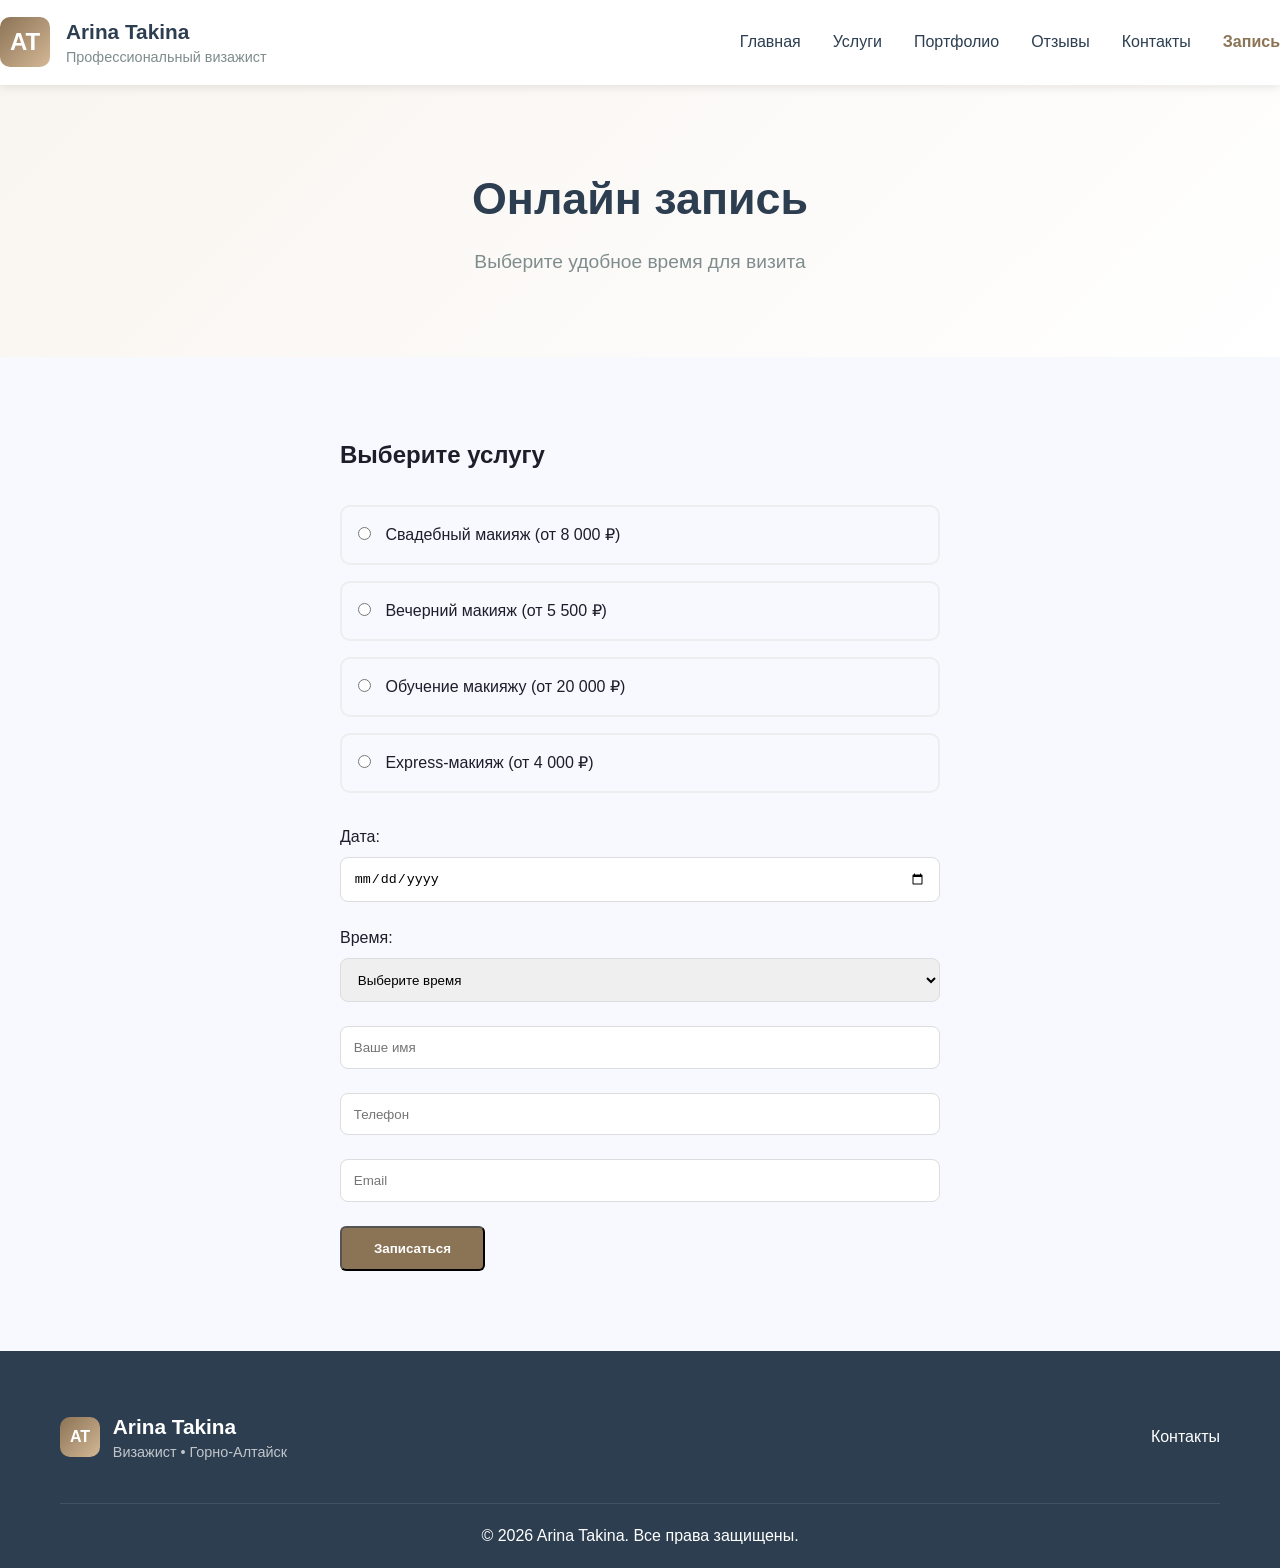
<file: booking.html>
<!DOCTYPE html>
<html lang="ru">
<head>
    <meta charset="UTF-8">
    <meta name="viewport" content="width=device-width, initial-scale=1.0">
    <title>Запись — Arina Takina</title>
    <link rel="stylesheet" href="style.css">
    <link rel="stylesheet" href="booking.css">
</head>
<body>
    <header class="header">
        <nav class="nav">
            <div class="nav-brand">
                <a href="index.html" style="text-decoration: none; color: inherit;">
                    <div class="logo-container">
                        <div class="logo">AT</div>
                        <div class="logo-text">
                            <div class="logo-main">Arina Takina</div>
                            <div class="logo-sub">Профессиональный визажист</div>
                        </div>
                    </div>
                </a>
            </div>
            
            <button class="hamburger">
                <span></span>
                <span></span>
                <span></span>
            </button>
            
            <ul class="nav-menu">
                <li><a href="index.html">Главная</a></li>
                <li><a href="services.html">Услуги</a></li>
                <li><a href="portfolio.html">Портфолио</a></li>
                <li><a href="reviews.html">Отзывы</a></li>
                <li><a href="contacts.html">Контакты</a></li>
                <li><a href="booking.html" class="active">Запись</a></li>
            </ul>
        </nav>
    </header>

    <section class="page-header">
        <div class="container">
            <h1>Онлайн запись</h1>
            <p>Выберите удобное время для визита</p>
        </div>
    </section>

    <section class="booking">
        <div class="container">
            <form class="booking-form" action="thank-you.html" method="get">
                <h2>Выберите услугу</h2>
                <div class="service-options">
                    <label class="service-option"><input type="radio" name="service" value="Свадебный макияж" required> Свадебный макияж (от 8 000 ₽)</label>
                    <label class="service-option"><input type="radio" name="service" value="Вечерний макияж"> Вечерний макияж (от 5 500 ₽)</label>
                    <label class="service-option"><input type="radio" name="service" value="Обучение макияжу"> Обучение макияжу (от 20 000 ₽)</label>
                    <label class="service-option"><input type="radio" name="service" value="Express-макияж"> Express-макияж (от 4 000 ₽)</label>
                </div>
                <div class="form-group">
                    <label>Дата:</label>
                    <input type="date" name="date" required>
                </div>
                <div class="form-group">
                    <label>Время:</label>
                    <select name="time" required>
                        <option value="">Выберите время</option>
                        <option value="10:00">10:00</option><option value="12:00">12:00</option><option value="14:00">14:00</option><option value="16:00">16:00</option>
                    </select>
                </div>
                <div class="form-group"><input type="text" name="name" placeholder="Ваше имя" required></div>
                <div class="form-group"><input type="tel" name="phone" placeholder="Телефон" required></div>
                <div class="form-group"><input type="email" name="email" placeholder="Email" required></div>
                <button type="submit" class="btn-primary">Записаться</button>
            </form>
        </div>
    </section>

    <footer class="footer">
        <div class="container">
            <div class="footer-content">
                <div class="footer-brand">
                    <a href="index.html" style="text-decoration: none; color: inherit;">
                        <div class="logo-container" style="gap: 0.8rem;">
                            <div class="logo" style="width: 40px; height: 40px; font-size: 1rem;">AT</div>
                            <div class="logo-text">
                                <div class="logo-main" style="color: white; font-size: 1.3rem;">Arina Takina</div>
                                <div class="logo-sub" style="color: rgba(255,255,255,0.7);">Визажист • Горно-Алтайск</div>
                            </div>
                        </div>
                    </a>
                </div>
                <div class="footer-links">
                    <a href="contacts.html">Контакты</a>
                </div>
            </div>
            <div class="footer-bottom">
                <p>&copy; 2026 Arina Takina. Все права защищены.</p>
            </div>
        </div>
    </footer>
    <script src="script.js"></script>
</body>
</html>
</file>
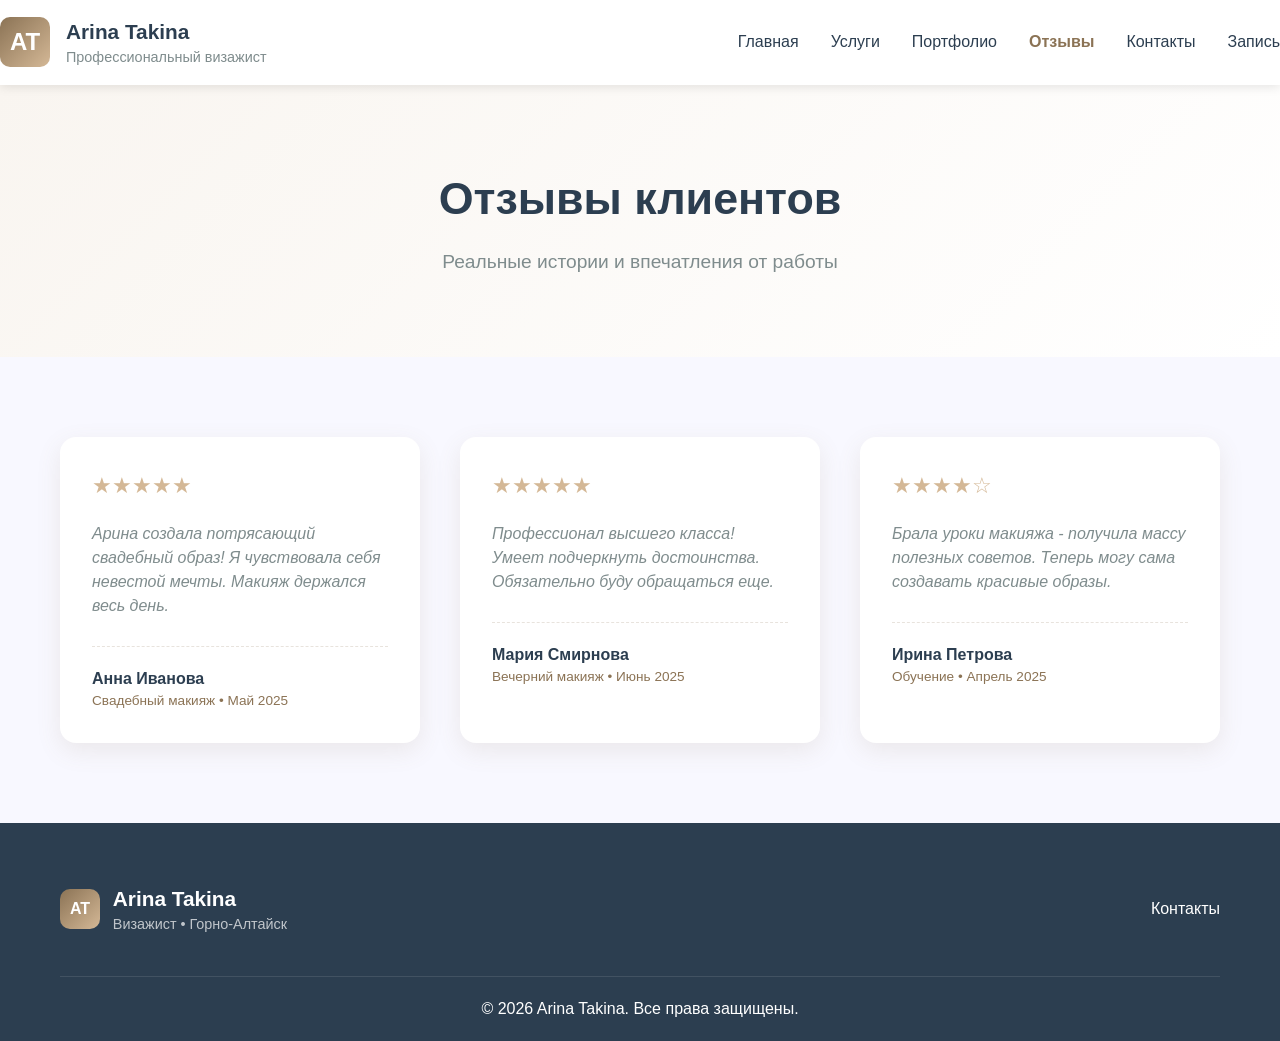
<file: reviews.html>
<!DOCTYPE html>
<html lang="ru">
<head>
    <meta charset="UTF-8">
    <meta name="viewport" content="width=device-width, initial-scale=1.0">
    <title>Отзывы — Arina Takina</title>
    <link rel="stylesheet" href="style.css">
    <link rel="stylesheet" href="reviews.css">
</head>
<body>
    <header class="header">
        <nav class="nav">
            <div class="nav-brand">
                <a href="index.html" style="text-decoration: none; color: inherit;">
                    <div class="logo-container">
                        <div class="logo">AT</div>
                        <div class="logo-text">
                            <div class="logo-main">Arina Takina</div>
                            <div class="logo-sub">Профессиональный визажист</div>
                        </div>
                    </div>
                </a>
            </div>
            
            <button class="hamburger">
                <span></span>
                <span></span>
                <span></span>
            </button>
            
            <ul class="nav-menu">
                <li><a href="index.html">Главная</a></li>
                <li><a href="services.html">Услуги</a></li>
                <li><a href="portfolio.html">Портфолио</a></li>
                <li><a href="reviews.html" class="active">Отзывы</a></li>
                <li><a href="contacts.html">Контакты</a></li>
                <li><a href="booking.html">Запись</a></li>
            </ul>
        </nav>
    </header>

    <section class="page-header">
        <div class="container">
            <h1>Отзывы клиентов</h1>
            <p>Реальные истории и впечатления от работы</p>
        </div>
    </section>

    <section class="reviews">
        <div class="container">
            <div class="reviews-grid">
                <div class="review-card">
                    <div class="review-rating">★★★★★</div>
                    <p class="review-text">Арина создала потрясающий свадебный образ! Я чувствовала себя невестой мечты. Макияж держался весь день.</p>
                    <div class="review-author"><strong>Анна Иванова</strong><span>Свадебный макияж • Май 2025</span></div>
                </div>
                <div class="review-card">
                    <div class="review-rating">★★★★★</div>
                    <p class="review-text">Профессионал высшего класса! Умеет подчеркнуть достоинства. Обязательно буду обращаться еще.</p>
                    <div class="review-author"><strong>Мария Смирнова</strong><span>Вечерний макияж • Июнь 2025</span></div>
                </div>
                <div class="review-card">
                    <div class="review-rating">★★★★☆</div>
                    <p class="review-text">Брала уроки макияжа - получила массу полезных советов. Теперь могу сама создавать красивые образы.</p>
                    <div class="review-author"><strong>Ирина Петрова</strong><span>Обучение • Апрель 2025</span></div>
                </div>
            </div>
        </div>
    </section>

    <footer class="footer">
        <div class="container">
            <div class="footer-content">
                <div class="footer-brand">
                    <a href="index.html" style="text-decoration: none; color: inherit;">
                        <div class="logo-container" style="gap: 0.8rem;">
                            <div class="logo" style="width: 40px; height: 40px; font-size: 1rem;">AT</div>
                            <div class="logo-text">
                                <div class="logo-main" style="color: white; font-size: 1.3rem;">Arina Takina</div>
                                <div class="logo-sub" style="color: rgba(255,255,255,0.7);">Визажист • Горно-Алтайск</div>
                            </div>
                        </div>
                    </a>
                </div>
                <div class="footer-links">
                    <a href="contacts.html">Контакты</a>
                </div>
            </div>
            <div class="footer-bottom">
                <p>&copy; 2026 Arina Takina. Все права защищены.</p>
            </div>
        </div>
    </footer>
    <script src="script.js"></script>
</body>
</html>
</file>
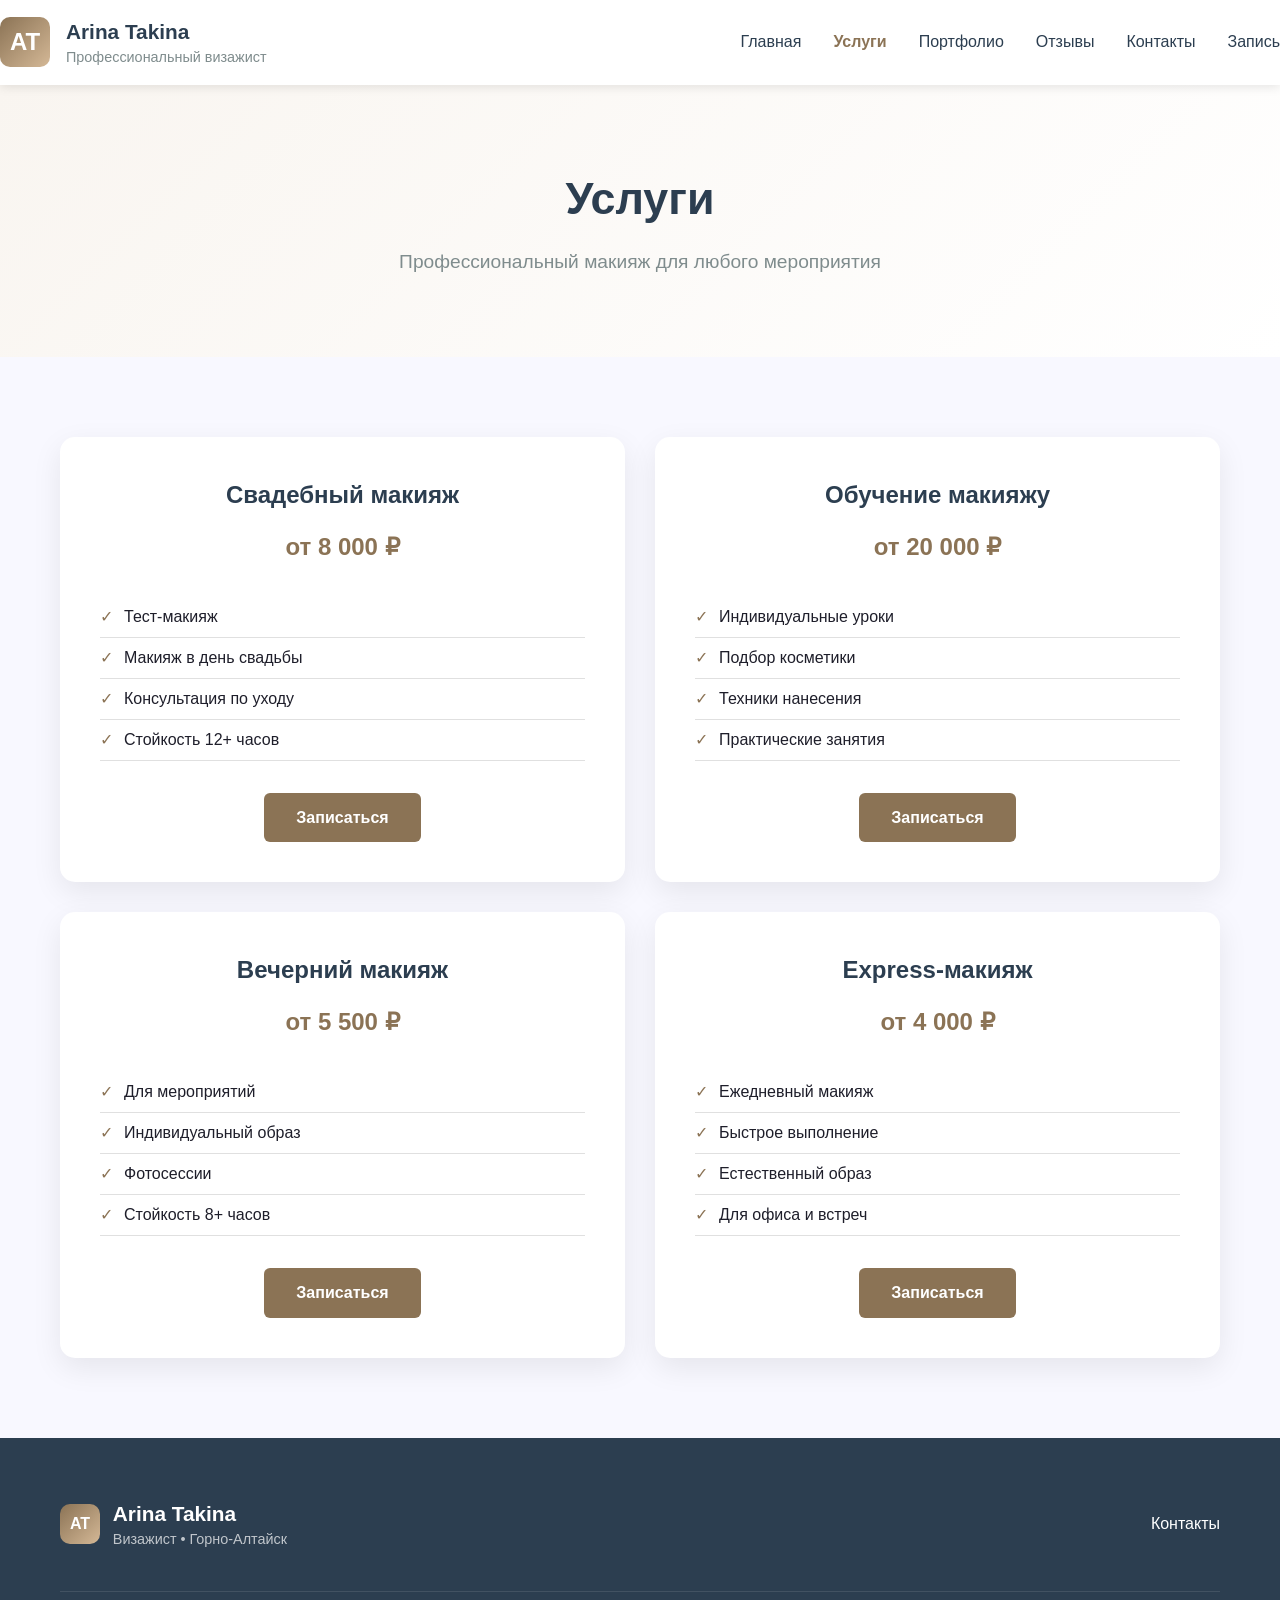
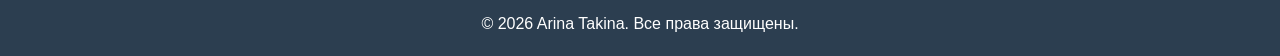
<file: services.html>
<!DOCTYPE html>
<html lang="ru">
<head>
    <meta charset="UTF-8">
    <meta name="viewport" content="width=device-width, initial-scale=1.0">
    <title>Услуги — Arina Takina</title>
    <link rel="stylesheet" href="style.css">
    <link rel="stylesheet" href="service.css">
</head>
<body>
    <header class="header">
        <nav class="nav">
            <div class="nav-brand">
                <a href="index.html" style="text-decoration: none; color: inherit;">
                    <div class="logo-container">
                        <div class="logo">AT</div>
                        <div class="logo-text">
                            <div class="logo-main">Arina Takina</div>
                            <div class="logo-sub">Профессиональный визажист</div>
                        </div>
                    </div>
                </a>
            </div>
            
            <button class="hamburger">
                <span></span>
                <span></span>
                <span></span>
            </button>
            
            <ul class="nav-menu">
                <li><a href="index.html">Главная</a></li>
                <li><a href="services.html" class="active">Услуги</a></li>
                <li><a href="portfolio.html">Портфолио</a></li>
                <li><a href="reviews.html">Отзывы</a></li>
                <li><a href="contacts.html">Контакты</a></li>
                <li><a href="booking.html">Запись</a></li>
            </ul>
        </nav>
    </header>

    <section class="page-header">
        <div class="container">
            <h1>Услуги</h1>
            <p>Профессиональный макияж для любого мероприятия</p>
        </div>
    </section>

    <section class="services">
        <div class="container">
            <div class="services-grid">
                <div class="service-card">
                    <h3>Свадебный макияж</h3>
                    <p class="service-price">от 8 000 ₽</p>
                    <ul class="service-features">
                        <li>Тест-макияж</li>
                        <li>Макияж в день свадьбы</li>
                        <li>Консультация по уходу</li>
                        <li>Стойкость 12+ часов</li>
                    </ul>
                    <a href="booking.html?service=Свадебный макияж" class="btn-brown">Записаться</a>
                </div>
                <div class="service-card">
                    <h3>Обучение макияжу</h3>
                    <p class="service-price">от 20 000 ₽</p>
                    <ul class="service-features">
                        <li>Индивидуальные уроки</li>
                        <li>Подбор косметики</li>
                        <li>Техники нанесения</li>
                        <li>Практические занятия</li>
                    </ul>
                    <a href="booking.html?service=Обучение макияжу" class="btn-brown">Записаться</a>
                </div>
                <div class="service-card">
                    <h3>Вечерний макияж</h3>
                    <p class="service-price">от 5 500 ₽</p>
                    <ul class="service-features">
                        <li>Для мероприятий</li>
                        <li>Индивидуальный образ</li>
                        <li>Фотосессии</li>
                        <li>Стойкость 8+ часов</li>
                    </ul>
                    <a href="booking.html?service=Вечерний макияж" class="btn-brown">Записаться</a>
                </div>
                <div class="service-card">
                    <h3>Express-макияж</h3>
                    <p class="service-price">от 4 000 ₽</p>
                    <ul class="service-features">
                        <li>Ежедневный макияж</li>
                        <li>Быстрое выполнение</li>
                        <li>Естественный образ</li>
                        <li>Для офиса и встреч</li>
                    </ul>
                    <a href="booking.html?service=Express-макияж" class="btn-brown">Записаться</a>
                </div>
            </div>
        </div>
    </section>

    <footer class="footer">
        <div class="container">
            <div class="footer-content">
                <div class="footer-brand">
                    <a href="index.html" style="text-decoration: none; color: inherit;">
                        <div class="logo-container" style="gap: 0.8rem;">
                            <div class="logo" style="width: 40px; height: 40px; font-size: 1rem;">AT</div>
                            <div class="logo-text">
                                <div class="logo-main" style="color: white; font-size: 1.3rem;">Arina Takina</div>
                                <div class="logo-sub" style="color: rgba(255,255,255,0.7);">Визажист • Горно-Алтайск</div>
                            </div>
                        </div>
                    </a>
                </div>
                <div class="footer-links">
                    <a href="contacts.html">Контакты</a>
                </div>
            </div>
            <div class="footer-bottom">
                <p>&copy; 2026 Arina Takina. Все права защищены.</p>
            </div>
        </div>
    </footer>
    <script src="script.js"></script>
</body>
</html>
</file>
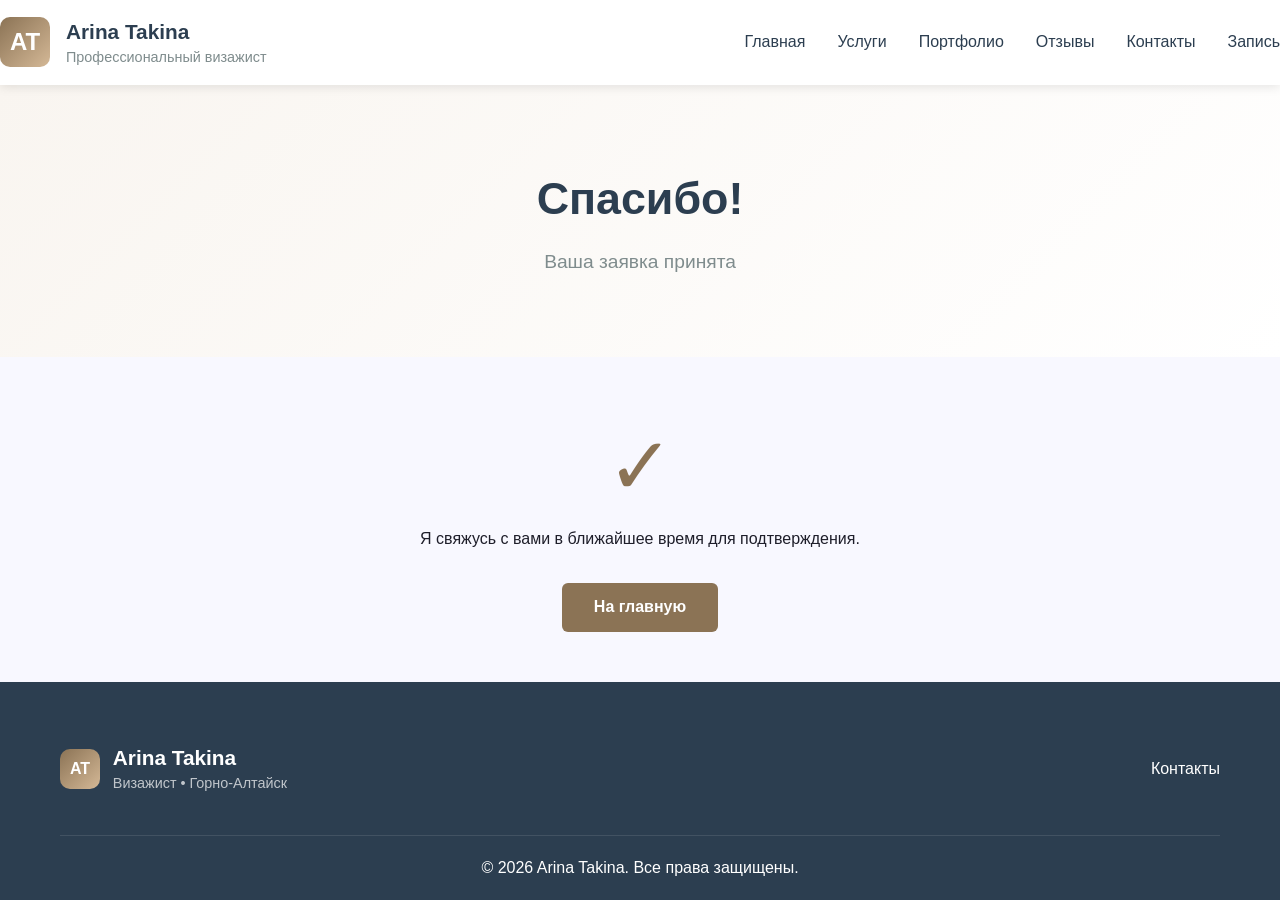
<file: thank-you.html>
<!DOCTYPE html>
<html lang="ru">
<head>
    <meta charset="UTF-8">
    <meta name="viewport" content="width=device-width, initial-scale=1.0">
    <title>Спасибо! — Arina Takina</title>
    <link rel="stylesheet" href="style.css">
    <link rel="stylesheet" href="thank.css">
</head>
<body>
    <header class="header">
        <nav class="nav">
            <div class="nav-brand">
                <a href="index.html" style="text-decoration: none; color: inherit;">
                    <div class="logo-container">
                        <div class="logo">AT</div>
                        <div class="logo-text">
                            <div class="logo-main">Arina Takina</div>
                            <div class="logo-sub">Профессиональный визажист</div>
                        </div>
                    </div>
                </a>
            </div>
            <button class="hamburger"><span></span><span></span><span></span></button>
            <ul class="nav-menu">
                <li><a href="index.html">Главная</a></li>
                <li><a href="services.html">Услуги</a></li>
                <li><a href="portfolio.html">Портфолио</a></li>
                <li><a href="reviews.html">Отзывы</a></li>
                <li><a href="contacts.html">Контакты</a></li>
                <li><a href="booking.html">Запись</a></li>
            </ul>
        </nav>
    </header>
    <section class="page-header">
        <div class="container"><h1>Спасибо!</h1><p>Ваша заявка принята</p></div>
    </section>
    <section class="thank-you">
        <div class="container" style="text-align: center; padding: 3rem;">
            <div style="font-size: 5rem; color: #8b7355;">✓</div>
            <p>Я свяжусь с вами в ближайшее время для подтверждения.</p>
            <a href="index.html" class="btn-primary" style="margin-top: 2rem;">На главную</a>
        </div>
    </section>
    <footer class="footer">
        <div class="container">
            <div class="footer-content">
                <div class="footer-brand">
                    <a href="index.html" style="text-decoration: none; color: inherit;">
                        <div class="logo-container" style="gap: 0.8rem;">
                            <div class="logo" style="width: 40px; height: 40px; font-size: 1rem;">AT</div>
                            <div class="logo-text">
                                <div class="logo-main" style="color: white; font-size: 1.3rem;">Arina Takina</div>
                                <div class="logo-sub" style="color: rgba(255,255,255,0.7);">Визажист • Горно-Алтайск</div>
                            </div>
                        </div>
                    </a>
                </div>
                <div class="footer-links"><a href="contacts.html">Контакты</a></div>
            </div>
            <div class="footer-bottom"><p>&copy; 2026 Arina Takina. Все права защищены.</p></div>
        </div>
    </footer>
    <script src="script.js"></script>
</body>
</html>
</file>
<file: style.css>
* {
    margin: 0;
    padding: 0;
    box-sizing: border-box;
}
body {
    font-family: 'Inter', -apple-system, BlinkMacSystemFont, 'Segoe UI', Roboto, sans-serif;
    background-color: #f8f8ff;
    color: #1e1e2a;
    line-height: 1.5;
    min-height: 100vh;
    display: flex;
    flex-direction: column;
}
.container {
    max-width: 1200px;
    margin: 0 auto;
    padding: 0 20px;
    width: 100%;
}
.header {
    background: white;
    box-shadow: 0 2px 10px rgba(0,0,0,0.1);
    position: sticky;
    top: 0;
    z-index: 1000;
}
.nav {
    display: flex;
    justify-content: space-between;
    align-items: center;
    padding: 1rem 0;
}
.nav-brand a {
    text-decoration: none;
    color: inherit;
}
.logo-container {
    display: flex;
    align-items: center;
    gap: 1rem;
}
.logo {
    width: 50px;
    height: 50px;
    background: linear-gradient(135deg, #8b7355, #d4b896);
    color: white;
    display: flex;
    align-items: center;
    justify-content: center;
    border-radius: 10px;
    font-size: 1.5rem;
    font-weight: bold;
}
.logo-text {
    display: flex;
    flex-direction: column;
}
.logo-main {
    font-size: 1.3rem;
    font-weight: 700;
    color: #2c3e50;
}
.logo-sub {
    font-size: 0.9rem;
    color: #7f8c8d;
}
.nav-menu {
    display: flex;
    list-style: none;
    gap: 2rem;
}
.nav-menu a {
    text-decoration: none;
    color: #2c3e50;
    font-weight: 500;
    transition: color 0.3s;
}
.nav-menu a:hover {
    color: #8b7355;
}
.nav-menu .active {
    color: #8b7355;
    font-weight: 600;
}
.hamburger {
    display: none;
    flex-direction: column;
    gap: 4px;
    background: none;
    border: none;
    cursor: pointer;
}
.hamburger span {
    width: 25px;
    height: 3px;
    background: #2c3e50;
}
.page-header {
    padding: 80px 0;
    text-align: center;
    background: linear-gradient(135deg, #f9f5f0, #fff);
}
.page-header h1 {
    font-size: 2.8rem;
    color: #2c3e50;
    margin-bottom: 1rem;
}
.page-header p {
    font-size: 1.2rem;
    color: #7f8c8d;
}
.btn-primary, .btn-secondary {
    display: inline-block;
    padding: 0.8rem 2rem;
    border-radius: 6px;
    font-weight: 600;
    text-decoration: none;
    transition: all 0.3s;
}
.btn-primary {
    background: #8b7355;
    color: white;
}
.btn-primary:hover {
    background: #7a6345;
}
.btn-secondary {
    background: transparent;
    color: #8b7355;
    border: 2px solid #8b7355;
}
.btn-secondary:hover {
    background: rgba(139,115,85,0.1);
}
.hero {
    padding: 80px 0;
    background: linear-gradient(135deg, rgba(139,115,85,0.05), rgba(255,255,255,0.5));
}
.hero-content {
    max-width: 700px;
}
.hero-title {
    font-size: 3rem;
    color: #2c3e50;
    margin-bottom: 1rem;
}
.hero-subtitle {
    font-size: 1.3rem;
    color: #7f8c8d;
    margin-bottom: 2rem;
}
.hero-actions {
    display: flex;
    gap: 1rem;
}
.features {
    padding: 80px 0;
    background: white;
}
.features-grid {
    display: grid;
    grid-template-columns: repeat(3, 1fr);
    gap: 30px;
}
.feature-card {
    text-align: center;
    padding: 2rem;
}
.feature-icon {
    font-size: 2.5rem;
    color: #8b7355;
    margin-bottom: 1rem;
}
.cta-section {
    padding: 80px 0;
    text-align: center;
    background: #f9f5f0;
}
.footer {
    background: #2c3e50;
    color: white;
    padding: 60px 0 20px;
    margin-top: auto;
}
.footer-content {
    display: flex;
    justify-content: space-between;
    align-items: center;
    margin-bottom: 40px;
}
.footer-links a {
    color: white;
    text-decoration: none;
    margin-left: 20px;
}
.footer-bottom {
    text-align: center;
    padding-top: 20px;
    border-top: 1px solid rgba(255,255,255,0.1);
}
@media (max-width: 768px) {
    .hamburger { display: flex; }
    .nav-menu { display: none; position: absolute; top: 100%; left: 0; right: 0; background: white; flex-direction: column; padding: 1rem; }
    .nav-menu.active { display: flex; }
    .features-grid { grid-template-columns: 1fr; }
    .hero-title { font-size: 2.2rem; }
}
</file>
<file: booking.css>
.booking { padding: 80px 0; }
.booking-form { max-width: 600px; margin: 0 auto; }
.service-options { display: flex; flex-direction: column; gap: 1rem; margin: 2rem 0; }
.service-option { display: block; padding: 1rem; border: 2px solid #eee; border-radius: 10px; cursor: pointer; }
.service-option input { margin-right: 10px; }
.form-group { margin-bottom: 1.5rem; }
.form-group label { display: block; margin-bottom: 0.5rem; font-weight: 500; }
.form-group input, .form-group select { width: 100%; padding: 0.8rem; border: 1px solid #ddd; border-radius: 8px; }
</file>
<file: reviews.css>
.reviews { padding: 80px 0; }
.reviews-grid { display: grid; grid-template-columns: repeat(auto-fit, minmax(300px, 1fr)); gap: 2.5rem; }
.review-card { background: white; padding: 2rem; border-radius: 16px; box-shadow: 0 8px 25px rgba(139,115,85,0.12); transition: transform 0.3s; }
.review-card:hover { transform: translateY(-10px); }
.review-rating { color: #d4b896; font-size: 1.4rem; margin-bottom: 1.2rem; }
.review-text { font-style: italic; margin-bottom: 1.8rem; color: #7f8c8d; }
.review-author { border-top: 1px dashed rgba(139,115,85,0.2); padding-top: 1.2rem; }
.review-author strong { color: #2c3e50; }
.review-author span { color: #8b7355; font-size: 0.85rem; display: block; }
</file>
<file: service.css>
.services {
    padding: 80px 0;
    flex: 1;
}
.services-grid {
    display: grid;
    grid-template-columns: repeat(2, 1fr);
    gap: 30px;
}
.service-card {
    background: white;
    padding: 2.5rem;
    border-radius: 15px;
    box-shadow: 0 10px 30px rgba(0,0,0,0.08);
    text-align: center;
    transition: transform 0.3s;
}
.service-card:hover {
    transform: translateY(-5px);
}
.service-card h3 {
    font-size: 1.5rem;
    color: #2c3e50;
    margin-bottom: 1rem;
}
.service-price {
    font-size: 1.5rem;
    font-weight: 600;
    color: #8b7355;
    margin-bottom: 2rem;
}
.service-features {
    list-style: none;
    margin-bottom: 2rem;
    text-align: left;
}
.service-features li {
    padding: 0.5rem 0;
    border-bottom: 1px solid #e0e0e0;
    position: relative;
    padding-left: 1.5rem;
}
.service-features li:before {
    content: '✓';
    position: absolute;
    left: 0;
    color: #8b7355;
}
.btn-brown {
    display: inline-block;
    background: #8b7355;
    color: white;
    padding: 0.8rem 2rem;
    border-radius: 6px;
    text-decoration: none;
    font-weight: 600;
    transition: all 0.3s;
}
.btn-brown:hover {
    background: #7a6345;
}
@media (max-width: 768px) {
    .services-grid { grid-template-columns: 1fr; }
}
</file>
<file: thank.css>
.thank-you { flex: 1; display: flex; align-items: center; }
</file>
